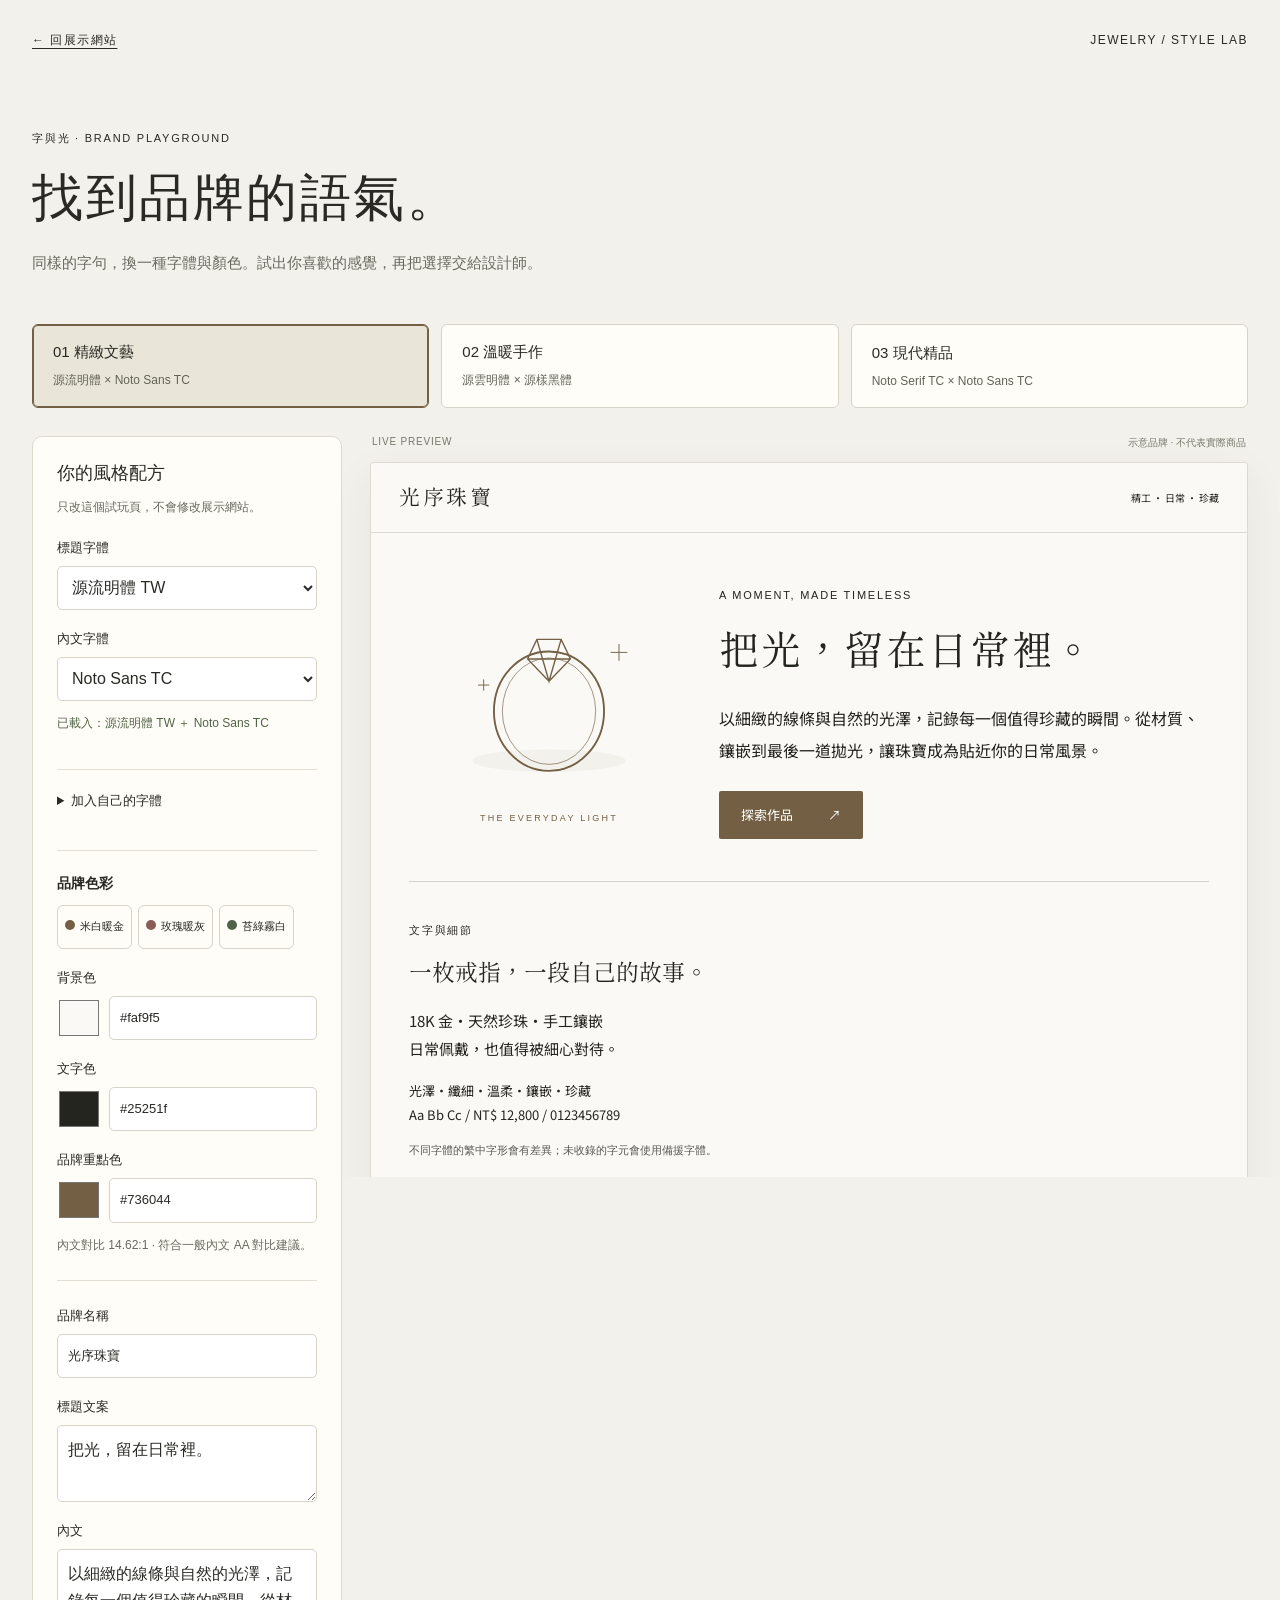
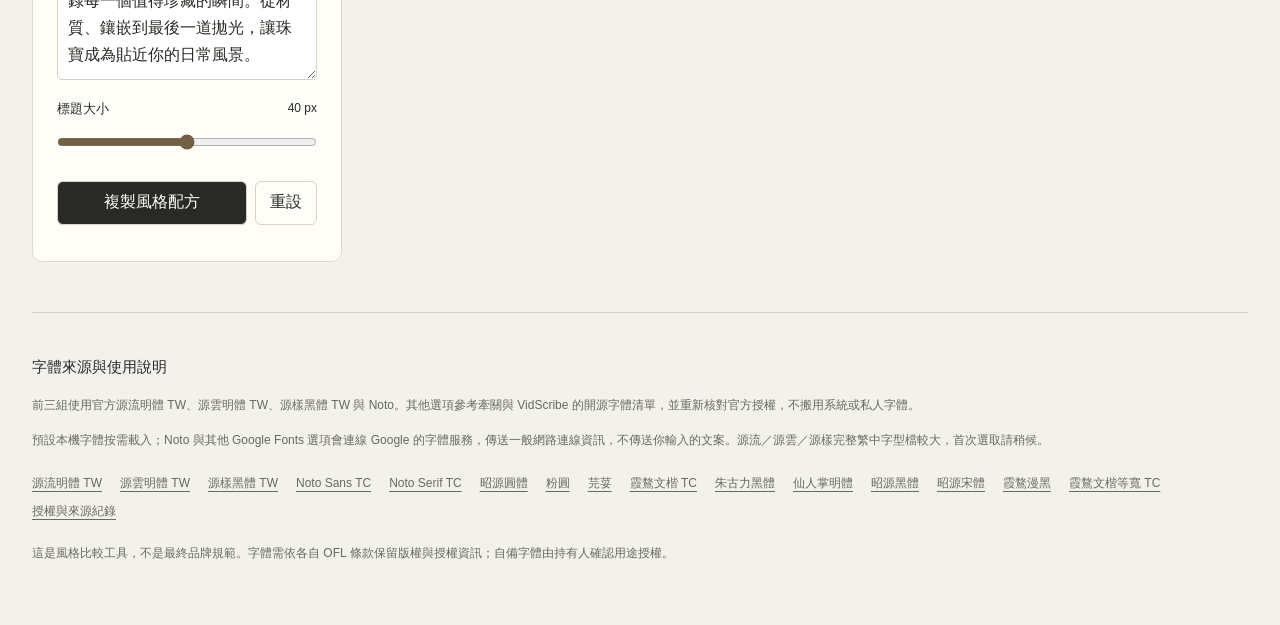
<file: style-lab/index.html>
<!doctype html>
<html lang="zh-Hant"><head><meta charset="utf-8"><meta name="viewport" content="width=device-width,initial-scale=1"><meta name="color-scheme" content="light"><title>字與光｜珠寶品牌風格試玩室</title><link rel="stylesheet" href="lab.css"></head>
<body><header class="top"><a href="../">← 回展示網站</a><span>JEWELRY / STYLE LAB</span></header>
<main><section class="intro"><p class="eyebrow">字與光 · BRAND PLAYGROUND</p><h1>找到品牌的語氣。</h1><p>同樣的字句，換一種字體與顏色。試出你喜歡的感覺，再把選擇交給設計師。</p></section>
<nav class="presets" aria-label="推薦字體搭配"><button data-preset="0" aria-pressed="true"><b>01 精緻文藝</b><span>源流明體 × Noto Sans TC</span></button><button data-preset="1" aria-pressed="false"><b>02 溫暖手作</b><span>源雲明體 × 源樣黑體</span></button><button data-preset="2" aria-pressed="false"><b>03 現代精品</b><span>Noto Serif TC × Noto Sans TC</span></button></nav>
<div class="workspace"><aside id="settings" class="controls"><h2>你的風格配方</h2><p class="small">只改這個試玩頁，不會修改展示網站。</p>
<label>標題字體<select id="titleFont"></select></label><label>內文字體<select id="bodyFont"></select></label><p id="fontStatus" class="status" role="status" aria-live="polite">正在準備字體…</p><button id="retry" class="subtle" hidden>重試載入字體</button>
<details><summary>加入自己的字體</summary><p class="small">選擇你有使用權的 OTF／TTF／WOFF／WOFF2（20 MB 以內）。只在這個分頁記憶體中預覽，不上傳、不儲存；重新整理後需重新選擇。自訂文字不會傳給字體服務。</p><label>本機字體檔<input id="fontFile" type="file" accept=".otf,.ttf,.woff,.woff2"></label><p id="uploadStatus" role="status" class="small"></p></details>
<div class="divider"></div><h3>品牌色彩</h3><div class="palette"><button data-colors="#faf9f5,#25251f,#736044" aria-label="米白與暖金" style="--sw:#736044">米白暖金</button><button data-colors="#f4f0ed,#3f3534,#8b5c56" aria-label="玫瑰與暖灰" style="--sw:#8b5c56">玫瑰暖灰</button><button data-colors="#f1f3ee,#29362e,#506247" aria-label="苔綠與霧白" style="--sw:#506247">苔綠霧白</button></div><div id="colorControls"></div><p id="contrast" class="small" role="status"></p>
<div class="divider"></div><label>品牌名稱<input id="brand" maxlength="40" value="光序珠寶"></label><label>標題文案<textarea id="headline" rows="2" maxlength="100">把光，留在日常裡。</textarea></label><label>內文<textarea id="bodycopy" rows="4" maxlength="600">以細緻的線條與自然的光澤，記錄每一個值得珍藏的瞬間。從材質、鑲嵌到最後一道拋光，讓珠寶成為貼近你的日常風景。</textarea></label><label>標題大小 <output id="sizeLabel">40 px</output><input id="size" type="range" min="28" max="52" value="40"></label>
<div class="actions"><button id="copy" class="primary">複製風格配方</button><button id="reset">重設</button></div><p id="copyStatus" class="small" role="status"></p><textarea id="recipe" readonly aria-label="風格配方，可手動複製" hidden></textarea></aside>
<section id="live" class="preview-area" aria-label="即時品牌預覽"><div class="preview-label"><span>LIVE PREVIEW</span><span>示意品牌 · 不代表實際商品</span></div><article id="preview"><div class="brandbar"><strong id="previewBrand">光序珠寶</strong><span>精工 · 日常 · 珍藏</span></div><div class="hero"><div class="jewel" aria-hidden="true"><svg viewBox="0 0 300 230" fill="none"><ellipse cx="150" cy="185" rx="82" ry="12" fill="currentColor" opacity=".05"/><ellipse cx="150" cy="132" rx="59" ry="64" stroke="currentColor" stroke-width="2"/><ellipse cx="150" cy="132" rx="50" ry="57" stroke="currentColor" stroke-width=".7"/><path d="M127 76 137 55h26l10 21-23 24-23-24Zm0 0h46m-36-21 13 45 13-45" stroke="currentColor" stroke-width="1.5"/><path d="M225 60v18m-9-9h18M80 98v12m-6-6h12" stroke="currentColor" stroke-width="1"/></svg><span>THE EVERYDAY LIGHT</span></div><div class="hero-copy"><p class="eyebrow">A MOMENT, MADE TIMELESS</p><h2 id="previewHeadline">把光，留在日常裡。</h2><p id="previewBody"></p><span class="sample-cta">探索作品 <span aria-hidden="true">↗</span></span></div></div><div class="specimen"><p class="eyebrow">文字與細節</p><h3>一枚戒指，一段自己的故事。</h3><p>18K 金・天然珍珠・手工鑲嵌<br>日常佩戴，也值得被細心對待。</p><p class="latin">光澤・纖細・溫柔・鑲嵌・珍藏<br>Aa Bb Cc / NT$ 12,800 / 0123456789</p><p class="note">不同字體的繁中字形會有差異；未收錄的字元會使用備援字體。</p></div></article><p class="small tip">手機可先調整，再往下看完整預覽。此頁不會自動保存你的輸入。</p></section></div>
<footer><h2>字體來源與使用說明</h2><p>前三組使用官方源流明體 TW、源雲明體 TW、源樣黑體 TW 與 Noto。其他選項參考牽關與 VidScribe 的開源字體清單，並重新核對官方授權，不搬用系統或私人字體。</p><p>預設本機字體按需載入；Noto 與其他 Google Fonts 選項會連線 Google 的字體服務，傳送一般網路連線資訊，不傳送你輸入的文案。源流／源雲／源樣完整繁中字型檔較大，首次選取請稍候。</p><div id="sources"></div><p>這是風格比較工具，不是最終品牌規範。字體需依各自 OFL 條款保留版權與授權資訊；自備字體由持有人確認用途授權。</p></footer></main><nav class="mobile-jump" aria-label="試玩頁導覽"><a href="#settings">調整設定</a><a href="#live">看即時預覽 ↓</a></nav><script src="lab.js"></script></body></html>
</file>
<file: style-lab/lab.css>
*{box-sizing:border-box}html{background:#f3f1ec;color:#292a25;font-family:-apple-system,BlinkMacSystemFont,"PingFang TC",sans-serif}body{margin:0}button,input,select,textarea{font:inherit}button,a,input,select,textarea,summary{-webkit-tap-highlight-color:transparent}button,select,summary{cursor:pointer}button{min-height:44px;background:#fffdf8;border:1px solid #d6d3c9;border-radius:6px;padding:10px 14px;color:#292a25}button:hover{border-color:#736044}button:focus-visible,a:focus-visible,input:focus-visible,select:focus-visible,textarea:focus-visible,summary:focus-visible{outline:3px solid #77674b;outline-offset:3px}a{color:inherit;text-underline-offset:4px}.top{max-width:1440px;margin:auto;padding:24px 32px;display:flex;justify-content:space-between;gap:20px;font-size:12px;letter-spacing:.12em}.top a{min-height:32px;display:inline-flex;align-items:center}.top span{align-self:center}main{max-width:1440px;padding:20px 32px 48px;margin:auto}.intro{max-width:720px;padding:18px 0 28px}.eyebrow{font:11px/1.7 -apple-system,BlinkMacSystemFont,sans-serif;letter-spacing:.16em}.intro h1{font-family:serif;font-weight:400;font-size:clamp(34px,4vw,52px);letter-spacing:.05em;margin:16px 0}.intro>p:last-child{line-height:1.9;color:#68695f;font-size:15px}.presets{display:grid;grid-template-columns:repeat(3,1fr);gap:12px;margin:4px 0 28px}.presets button{text-align:left;padding:18px 20px}.presets b{font-size:15px;font-weight:500;display:block;margin-bottom:8px}.presets span{font-size:12px;color:#626257}.presets button[aria-pressed=true]{border-color:#736044;background:#eae5d9;box-shadow:inset 0 0 0 1px #736044}.workspace{display:grid;grid-template-columns:310px minmax(0,1fr);gap:28px;align-items:start}.controls{background:#fffdf8;border:1px solid #dedad0;border-radius:10px;padding:24px;min-width:0}.controls h2{font-size:18px;font-weight:500;margin:0 0 8px}.controls h3{font-size:14px;margin:0 0 12px}.small{font-size:12px;line-height:1.8;color:#68695f}.controls label{font-size:13px;display:block;margin:18px 0 0;line-height:1.7}select,input:not([type=color]):not([type=range]),textarea{display:block;width:100%;border:1px solid #d6d3c9;border-radius:5px;min-height:44px;background:white;padding:10px;margin-top:7px;color:#292a25}textarea{resize:vertical;font-size:16px!important}select{font-size:16px}input[type=range]{width:100%;margin:14px 0 0;accent-color:#736044}input[type=file]{font-size:12px;padding:8px;max-width:100%}.status{font-size:12px;line-height:1.8;color:#516346;min-height:44px}.status.error{color:#9b3d25}.subtle{font-size:12px}.divider{height:1px;background:#e3dfd5;margin:24px 0}details{border-top:1px solid #e3dfd5;padding-top:12px}summary{font-size:13px;padding:10px 0;min-height:44px}.palette{display:flex;flex-wrap:wrap;gap:6px}.palette button{font-size:11px;padding:7px}.palette button:before{content:'';display:inline-block;background:var(--sw);width:10px;height:10px;border-radius:50%;margin-right:5px}.color-row{display:grid;grid-template-columns:44px 1fr;gap:8px;align-items:center}input[type=color]{width:44px;height:44px;border:0;background:transparent;margin-top:7px;padding:0}.color-row input[type=text]{font:14px ui-monospace,monospace}.actions{display:flex;gap:8px;margin-top:24px}.primary{background:#292a25;color:white;flex:1}.preview-area{position:sticky;top:20px;min-width:0}.preview-label{display:flex;justify-content:space-between;gap:12px;font-size:10px;color:#77776b;letter-spacing:.08em;margin:0 2px 12px}.preview-label span:last-child{letter-spacing:0}#preview{--paper:#faf9f5;--ink:#25251f;--accent:#736044;--title:serif;--body:sans-serif;--size:40px;background:var(--paper);color:var(--ink);font-family:var(--body);border:1px solid #dedad0;box-shadow:0 12px 40px #332d1910;border-radius:3px;overflow:hidden;font-synthesis:none;overflow-wrap:anywhere}.brandbar{padding:24px 28px;display:flex;align-items:center;justify-content:space-between;gap:14px;border-bottom:1px solid color-mix(in srgb,var(--ink) 15%,transparent)}.brandbar strong{font-family:var(--title);font-size:21px;font-weight:400;letter-spacing:.12em}.brandbar span{font-size:10px;white-space:nowrap}.hero{padding:20px 38px 40px;display:flex;flex-direction:column}.jewel{width:100%;max-width:330px;margin:auto;text-align:center;color:var(--accent);padding:10px 0 26px}.jewel svg{width:100%;height:auto;display:block}.jewel>span{font:9px/1.5 sans-serif;letter-spacing:.25em}.hero-copy h2{font-family:var(--title);font-size:var(--size);font-weight:400;line-height:1.5;margin:15px 0 22px;letter-spacing:.045em}.hero-copy>p:not(.eyebrow){font-size:16px;line-height:2;margin:0 0 25px;white-space:pre-wrap}.sample-cta{display:inline-flex;gap:35px;align-items:center;min-height:48px;background:var(--accent);color:var(--buttonInk,#fff);font-size:13px;padding:12px 22px;border-radius:2px}.specimen{margin:0 38px;padding:28px 0 35px;border-top:1px solid color-mix(in srgb,var(--ink) 18%,transparent)}.specimen h3{font:400 23px/1.65 var(--title);margin:14px 0}.specimen p:not(.eyebrow){font-size:15px;line-height:1.9}.specimen .latin{font-size:13px!important}.specimen .note{font:11px/1.8 sans-serif!important;opacity:.75}.tip{margin:14px 2px}footer{border-top:1px solid #d5d1c6;margin-top:50px;padding-top:28px;font-size:12px;line-height:1.9;color:#68695f}footer h2{font-size:15px;font-weight:500;color:#292a25}#sources{display:flex;flex-wrap:wrap;gap:5px 18px;margin:20px 0}output{float:right;font-size:12px}[hidden]{display:none!important}@media(min-width:1200px){.hero{flex-direction:row;gap:30px;align-items:center;padding:42px 38px}.jewel{flex:0 0 35%;padding:0}.hero-copy{flex:1;min-width:0}}@media(max-width:800px){.top{padding:16px 20px}.top span{font-size:9px}main{padding:0 20px 32px}.intro{padding:8px 0 18px}.presets{grid-template-columns:1fr;gap:8px}.presets button{display:flex;align-items:center;justify-content:space-between;gap:10px;padding:14px}.presets b{margin:0;white-space:nowrap;font-size:14px}.presets span{font-size:11px}.workspace{grid-template-columns:1fr;gap:24px}.controls{padding:20px}.preview-area{position:static}.hero{padding:12px 22px 28px}.brandbar{padding:20px}.brandbar span{font-size:9px}.hero-copy h2{font-size:min(var(--size),10vw)}.specimen{margin:0 22px}.jewel{max-width:260px}.preview-label{font-size:9px}.top a{font-size:11px}}@media(prefers-reduced-motion:reduce){*{scroll-behavior:auto!important;transition:none!important}}

.mobile-jump{display:none}#settings,#live{scroll-margin-top:20px}@media(max-width:800px){body{padding-bottom:74px}.mobile-jump{display:flex;position:fixed;bottom:0;left:0;right:0;z-index:5;background:#fffdf8;border-top:1px solid #d6d3c9;padding:8px 16px calc(8px + env(safe-area-inset-bottom));gap:8px}.mobile-jump a{flex:1;display:flex;align-items:center;justify-content:center;min-height:44px;font-size:13px;text-decoration:none;border:1px solid #d6d3c9;border-radius:5px}.mobile-jump a:last-child{background:#292a25;color:#fff}}
</file>
